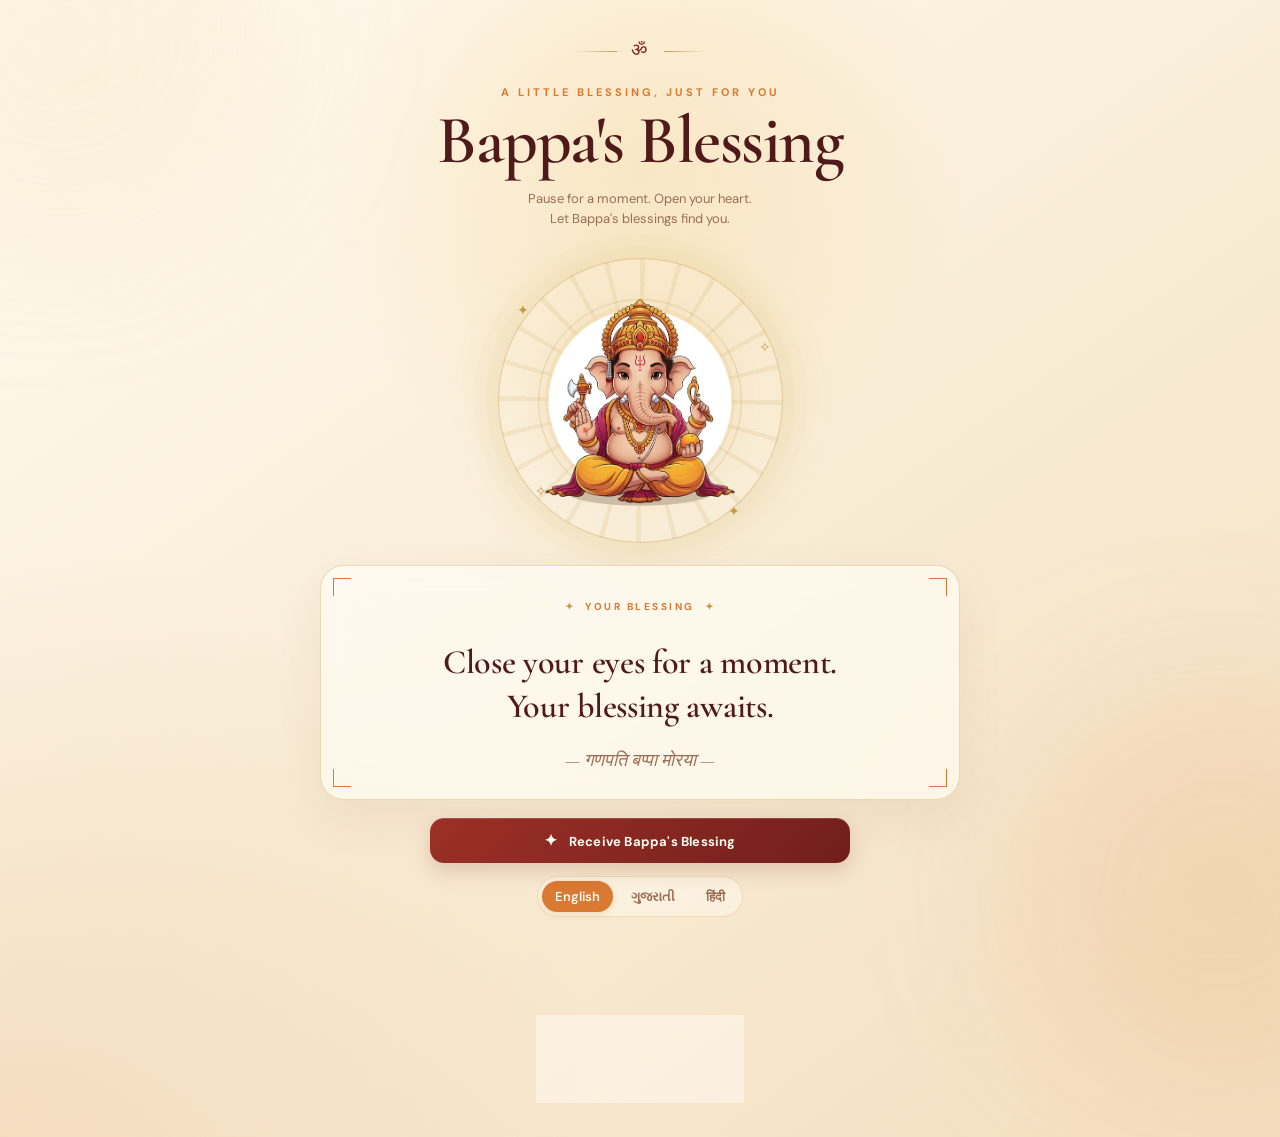
<file: index.html>
<!DOCTYPE html>
<html lang="en">
<head>
  <meta charset="UTF-8" />
  <meta name="viewport" content="width=device-width, initial-scale=1.0" />
  <meta name="theme-color" content="#8f271f" />
  <meta name="description" content="Receive a little blessing from Bappa." />

  <title>Bappa's Blessing | गणपति बप्पा मोरया</title>

  <link rel="preconnect" href="https://fonts.googleapis.com">
  <link rel="preconnect" href="https://fonts.gstatic.com" crossorigin>
  <link href="https://fonts.googleapis.com/css2?family=Cormorant+Garamond:wght@500;600;700&family=DM+Sans:wght@400;500;600;700&family=Noto+Sans+Devanagari:wght@400;500;600&family=Noto+Sans+Gujarati:wght@400;500;600&display=swap" rel="stylesheet">

  <link rel="stylesheet" href="style/style.css">
</head>

<body>

  <div class="ambient-glow glow-one"></div>
  <div class="ambient-glow glow-two"></div>
  <div class="particles" id="particles"></div>

  <main class="page">

    <div class="top-ornament">
      <span class="om">ॐ</span>
    </div>

    <header class="header">
      <p class="eyebrow">A Little Blessing, Just For You</p>
      <h1>Bappa's Blessing</h1>
      <p class="subtitle">
        Pause for a moment. Open your heart.<br>
        Let Bappa's blessings find you.
      </p>
    </header>

    <section class="ganpati-stage" aria-label="Decorative Ganpati illustration">
      <div class="mandala"></div>
      <div class="mandala-center"></div>

      <span class="stage-spark spark-one">✦</span>
      <span class="stage-spark spark-two">✧</span>
      <span class="stage-spark spark-three">✧</span>
      <span class="stage-spark spark-four">✦</span>

      <div class="ganpati">
        <img class="ganpati-img" src="style/images/bappa-img.png" alt="Ganpati Bappa" />
      </div>
    </section>

    <section class="blessing-card" aria-live="polite">
      <span class="card-corner corner-tl"></span>
      <span class="card-corner corner-tr"></span>
      <span class="card-corner corner-bl"></span>
      <span class="card-corner corner-br"></span>

      <div class="card-label">Your Blessing</div>

      <div class="blessing-text" id="blessingText">
        Close your eyes for a moment.<br>
        Your blessing awaits.
      </div>

      <div class="blessing-signature" id="blessingSignature">
        — गणपति बप्पा मोरया —
      </div>
    </section>

    <section class="controls">

      <button class="blessing-button" id="blessingButton">
        <span class="button-icon">✦</span>
        <span id="buttonText">Receive Bappa's Blessing</span>
      </button>

      <div class="language-switcher" aria-label="Select language">
        <button class="lang-btn active" data-lang="en">English</button>
        <button class="lang-btn" data-lang="gu">ગુજરાતી</button>
        <button class="lang-btn" data-lang="hi">हिंदी</button>
      </div>

    </section>

    <footer class="footer">
      <div class="footer-mantra">गणपति बप्पा मोरया</div>
      <div class="footer-note">May your days be filled with grace</div>

      <div class="brand">
        <span class="brand-label">Crafted with devotion by</span>
        <a href="https://pavansgroup.com/" target="_blank" rel="noopener noreferrer">
          <img class="brand-logo" src="style/images/logo-dark.png" alt="Pavans Group logo" />
        </a>
      </div>
    </footer>

  </main>

  <script src="js/script.js"></script>

</body>
</html>
</file>
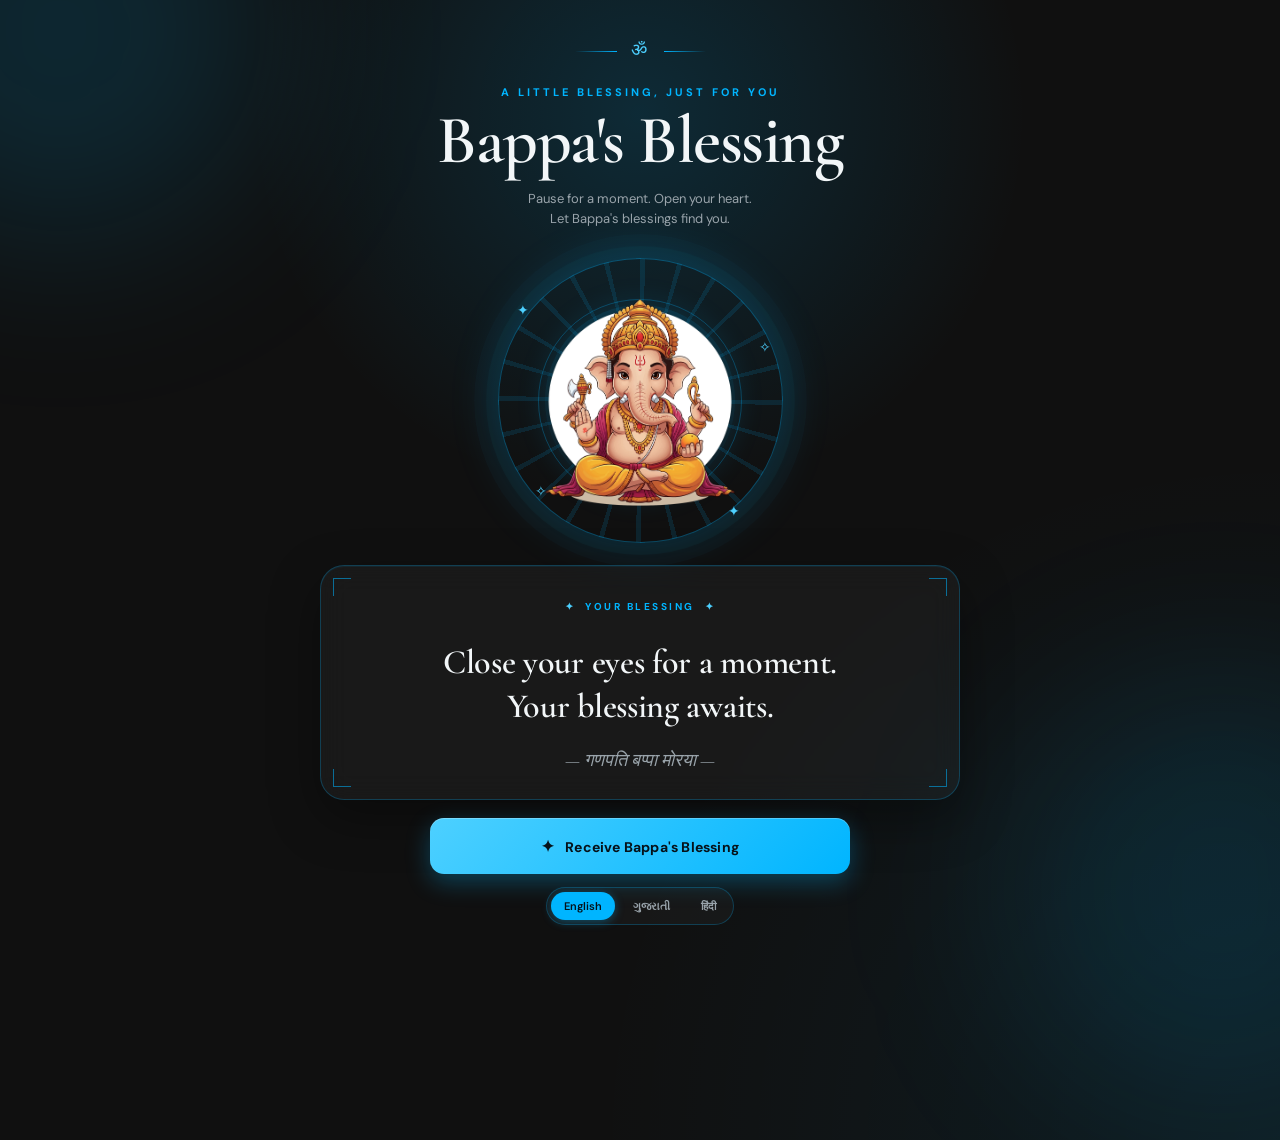
<file: bappa.html>
<!DOCTYPE html>
<html lang="en">
<head>
  <meta charset="UTF-8" />
  <meta name="viewport" content="width=device-width, initial-scale=1.0" />
  <meta name="theme-color" content="#101010" />
  <meta name="description" content="Receive a little blessing from Bappa." />

  <title>Bappa's Blessing | गणपति बप्पा मोरया</title>

  <link rel="preconnect" href="https://fonts.googleapis.com">
  <link rel="preconnect" href="https://fonts.gstatic.com" crossorigin>
  <link href="https://fonts.googleapis.com/css2?family=Cormorant+Garamond:wght@500;600;700&family=DM+Sans:wght@400;500;600;700&family=Noto+Sans+Devanagari:wght@400;500;600&family=Noto+Sans+Gujarati:wght@400;500;600&display=swap" rel="stylesheet">

  <link rel="stylesheet" href="style/bappa.css">
</head>

<body>

  <div class="ambient-glow glow-one"></div>
  <div class="ambient-glow glow-two"></div>
  <div class="particles" id="particles"></div>

  <main class="page">

    <div class="top-ornament">
      <span class="om">ॐ</span>
    </div>

    <header class="header">
      <p class="eyebrow">A Little Blessing, Just For You</p>
      <h1>Bappa's Blessing</h1>
      <p class="subtitle">
        Pause for a moment. Open your heart.<br>
        Let Bappa's blessings find you.
      </p>
    </header>

    <section class="ganpati-stage" aria-label="Decorative Ganpati illustration">
      <div class="mandala"></div>
      <div class="mandala-center"></div>

      <span class="stage-spark spark-one">✦</span>
      <span class="stage-spark spark-two">✧</span>
      <span class="stage-spark spark-three">✧</span>
      <span class="stage-spark spark-four">✦</span>

      <div class="ganpati">
        <img class="ganpati-img" src="style/images/bappa-img.png" alt="Ganpati Bappa" />
      </div>
    </section>

    <section class="blessing-card" aria-live="polite">
      <span class="card-corner corner-tl"></span>
      <span class="card-corner corner-tr"></span>
      <span class="card-corner corner-bl"></span>
      <span class="card-corner corner-br"></span>

      <div class="card-label">Your Blessing</div>

      <div class="blessing-text" id="blessingText">
        Close your eyes for a moment.<br>
        Your blessing awaits.
      </div>

      <div class="blessing-signature" id="blessingSignature">
        — गणपति बप्पा मोरया —
      </div>
    </section>

    <section class="controls">

      <button class="blessing-button" id="blessingButton">
        <span class="button-icon">✦</span>
        <span id="buttonText">Receive Bappa's Blessing</span>
      </button>

      <div class="language-switcher" aria-label="Select language">
        <button class="lang-btn active" data-lang="en">English</button>
        <button class="lang-btn" data-lang="gu">ગુજરાતી</button>
        <button class="lang-btn" data-lang="hi">हिंदी</button>
      </div>

    </section>

    <footer class="footer">
      <div class="footer-mantra">गणपति बप्पा मोरया</div>
      <div class="footer-note">May your days be filled with grace</div>

      <div class="brand">
        <span class="brand-label">Crafted with devotion by</span>
        <img class="brand-logo" src="style/images/logo-dark.png" alt="Pavans Group logo" />
      </div>
    </footer>

  </main>

  <script src="js/script.js"></script>

</body>
</html>
</file>
<file: style/style.css>
:root {
  --ivory: #fff9ed;
  --cream: #f8ecd5;
  --saffron: #d97932;
  --maroon: #7e241e;
  --deep-maroon: #511a1a;
  --gold: #c99a42;
  --light-gold: #e8c878;
  --text: #5b2922;
  --muted: #9b6d54;
  --white-glass: rgba(255, 252, 243, 0.72);
  --border-glass: rgba(201, 154, 66, 0.35);
}

* {
  box-sizing: border-box;
}

html {
  scroll-behavior: smooth;
}

body {
  margin: 0;
  min-height: 100svh;
  overflow-x: hidden;
  color: var(--text);
  font-family: "DM Sans", sans-serif;
  background:
    radial-gradient(circle at 50% 15%, rgba(242, 192, 94, 0.22), transparent 28%),
    radial-gradient(circle at 0% 100%, rgba(217, 121, 50, 0.12), transparent 35%),
    linear-gradient(145deg, #fffaf0 0%, #f8ecd5 52%, #f4dfc0 100%);
  position: relative;
}

/* ---------- Ambient background ---------- */

.ambient-glow {
  position: fixed;
  width: 420px;
  height: 420px;
  border-radius: 50%;
  background: rgba(232, 200, 120, 0.14);
  filter: blur(80px);
  pointer-events: none;
  z-index: 0;
}

.glow-one {
  top: -180px;
  left: -150px;
}

.glow-two {
  bottom: -200px;
  right: -150px;
  background: rgba(217, 121, 50, 0.12);
}

.particles {
  position: fixed;
  inset: 0;
  overflow: hidden;
  pointer-events: none;
  z-index: 1;
}

.particle {
  position: absolute;
  width: 4px;
  height: 4px;
  border-radius: 50%;
  background: var(--gold);
  opacity: 0;
  animation: floatParticle linear infinite;
}

@keyframes floatParticle {
  0% {
    transform: translateY(20px) scale(0.5);
    opacity: 0;
  }
  15% {
    opacity: 0.55;
  }
  80% {
    opacity: 0.25;
  }
  100% {
    transform: translateY(-100vh) scale(1);
    opacity: 0;
  }
}

/* ---------- Main layout ---------- */

.page {
  position: relative;
  z-index: 2;
  width: 100%;
  max-width: 680px;
  min-height: 100svh;
  margin: 0 auto;
  padding: 28px 20px 24px;
  display: flex;
  flex-direction: column;
  align-items: center;
}

.top-ornament {
  display: flex;
  align-items: center;
  justify-content: center;
  gap: 14px;
  color: var(--gold);
  font-size: 14px;
  letter-spacing: 3px;
  animation: fadeDown 1s ease both;
}

.top-ornament::before,
.top-ornament::after {
  content: "";
  width: 42px;
  height: 1px;
  background: linear-gradient(
    90deg,
    transparent,
    var(--gold)
  );
}

.top-ornament::after {
  background: linear-gradient(
    90deg,
    var(--gold),
    transparent
  );
}

.om {
  font-family: "Noto Sans Devanagari", sans-serif;
  font-size: 18px;
  color: var(--maroon);
}

.header {
  text-align: center;
  margin-top: 22px;
  animation: fadeUp 0.9s 0.1s ease both;
}

.eyebrow {
  margin: 0 0 10px;
  color: var(--saffron);
  font-size: 11px;
  font-weight: 700;
  letter-spacing: 3px;
  text-transform: uppercase;
}

h1 {
  margin: 0;
  color: var(--deep-maroon);
  font-family: "Cormorant Garamond", serif;
  font-size: clamp(42px, 11vw, 68px);
  font-weight: 600;
  line-height: 0.95;
  letter-spacing: -1.5px;
}

.subtitle {
  margin: 15px auto 0;
  color: var(--muted);
  font-size: 13px;
  line-height: 1.6;
  max-width: 280px;
}

/* ---------- Ganpati visual ---------- */

.ganpati-stage {
  position: relative;
  width: min(72vw, 285px);
  height: min(72vw, 285px);
  margin: 22px auto 8px;
  display: flex;
  align-items: center;
  justify-content: center;
  animation: fadeUp 1s 0.2s ease both;
}

.mandala {
  position: absolute;
  inset: 0;
  border-radius: 50%;
  border: 1px solid rgba(201, 154, 66, 0.4);
  background:
    repeating-conic-gradient(
      from 0deg,
      rgba(201, 154, 66, 0.13) 0deg 2deg,
      transparent 2deg 15deg
    );
  box-shadow:
    0 0 0 12px rgba(201, 154, 66, 0.035),
    0 0 0 24px rgba(201, 154, 66, 0.025),
    0 0 50px rgba(201, 154, 66, 0.16);
  animation: rotateMandala 70s linear infinite;
}

.mandala::before,
.mandala::after {
  content: "";
  position: absolute;
  inset: 14%;
  border: 1px solid rgba(201, 154, 66, 0.32);
  border-radius: 50%;
}

.mandala::after {
  inset: 27%;
  border-style: dashed;
  animation: rotateMandalaReverse 35s linear infinite;
}

.mandala-center {
  position: absolute;
  width: 67%;
  height: 67%;
  border-radius: 50%;
  background:
    radial-gradient(
      circle at 50% 40%,
      rgba(255, 255, 255, 0.9),
      rgba(247, 222, 174, 0.5) 45%,
      rgba(201, 154, 66, 0.1) 75%
    );
  box-shadow:
    inset 0 0 35px rgba(201, 154, 66, 0.12),
    0 0 30px rgba(201, 154, 66, 0.12);
}

/* Ganpati illustration (image) */
.ganpati {
  position: relative;
  z-index: 2;
  width: 68%;
  height: 78%;
  animation: gentleFloat 4s ease-in-out infinite;
}

.ganpati-img {
  width: 100%;
  height: 100%;
  object-fit: cover;
}

.stage-spark {
  position: absolute;
  color: var(--gold);
  font-size: 14px;
  animation: sparkle 2.5s ease-in-out infinite;
}

.spark-one {
  top: 15%;
  left: 7%;
}

.spark-two {
  top: 28%;
  right: 4%;
  animation-delay: 0.8s;
}

.spark-three {
  bottom: 15%;
  left: 13%;
  animation-delay: 1.3s;
}

.spark-four {
  bottom: 8%;
  right: 15%;
  animation-delay: 0.4s;
}

/* ---------- Blessing card ---------- */

.blessing-card {
  position: relative;
  width: 100%;
  margin-top: 14px;
  padding: 28px 22px 24px;
  border: 1px solid var(--border-glass);
  border-radius: 24px;
  background: var(--white-glass);
  box-shadow:
    0 18px 50px rgba(126, 36, 30, 0.07),
    inset 0 1px 0 rgba(255, 255, 255, 0.8);
  backdrop-filter: blur(14px);
  -webkit-backdrop-filter: blur(14px);
  text-align: center;
  animation: fadeUp 1s 0.35s ease both;
}

.card-corner {
  position: absolute;
  width: 18px;
  height: 18px;
  border-color: rgba(201, 154, 66, 0.5);
  border-style: solid;
  border-color: var(--saffron);
}

.corner-tl {
  top: 12px;
  left: 12px;
  border-width: 1px 0 0 1px;
}

.corner-tr {
  top: 12px;
  right: 12px;
  border-width: 1px 1px 0 0;
}

.corner-bl {
  bottom: 12px;
  left: 12px;
  border-width: 0 0 1px 1px;
}

.corner-br {
  bottom: 12px;
  right: 12px;
  border-width: 0 1px 1px 0;
}

.card-label {
  display: flex;
  align-items: center;
  justify-content: center;
  gap: 10px;
  color: var(--saffron);
  font-size: 10px;
  font-weight: 700;
  letter-spacing: 2.5px;
  text-transform: uppercase;
}

.card-label::before,
.card-label::after {
  content: "✦";
  color: var(--gold);
  font-size: 10px;
}

.blessing-text {
  min-height: 104px;
  margin: 20px auto 10px;
  display: flex;
  align-items: center;
  justify-content: center;
  color: var(--deep-maroon);
  font-family: "Cormorant Garamond", "Noto Sans Gujarati", serif;
  font-size: clamp(25px, 6.5vw, 34px);
  font-weight: 600;
  line-height: 1.3;
  letter-spacing: -0.3px;
  transition: opacity 0.25s ease, transform 0.25s ease;
}

.blessing-text.gu,
.blessing-text.hi {
  font-family: "Noto Sans Gujarati", "Noto Sans Devanagari", sans-serif;
  font-size: clamp(19px, 5.2vw, 25px);
  line-height: 1.6;
  letter-spacing: 0;
}

.blessing-text.hi {
  font-family: "Noto Sans Devanagari", sans-serif;
}

.blessing-text.is-hidden {
  opacity: 0.5;
  transform: scale(0.97);
}

.blessing-signature {
  margin-top: 12px;
  color: var(--muted);
  font-family: "Cormorant Garamond", serif;
  font-size: 18px;
  font-style: italic;
}

/* ---------- Controls ---------- */

.controls {
  width: 100%;
  margin-top: 18px;
  display: flex;
  flex-direction: column;
  align-items: center;
  gap: 13px;
  animation: fadeUp 1s 0.45s ease both;
}

.blessing-button {
  position: relative;
  width: 100%;
  min-height: 56px;
  border: 0;
  border-radius: 14px;
  padding: 15px 22px;
  overflow: hidden;
  cursor: pointer;
  color: #fffaf0;
  background: linear-gradient(135deg, #9c3026, #711e1c);
  box-shadow:
    0 8px 20px rgba(126, 36, 30, 0.18),
    inset 0 1px 0 rgba(255, 255, 255, 0.16);
  font-family: "DM Sans", sans-serif;
  font-size: 14px;
  font-weight: 700;
  letter-spacing: 0.2px;
  transition: transform 0.2s ease, box-shadow 0.2s ease;
}

.blessing-button::before {
  content: "";
  position: absolute;
  top: 0;
  left: -100%;
  width: 70%;
  height: 100%;
  background: linear-gradient(
    100deg,
    transparent,
    rgba(255, 255, 255, 0.15),
    transparent
  );
  transform: skewX(-20deg);
  transition: left 0.6s ease;
}

.blessing-button:hover::before {
  left: 130%;
}

.blessing-button:hover {
  transform: translateY(-2px);
  box-shadow:
    0 12px 25px rgba(126, 36, 30, 0.23),
    inset 0 1px 0 rgba(255, 255, 255, 0.16);
}

.blessing-button:active {
  transform: scale(0.98);
}

.button-icon {
  margin-right: 8px;
  font-size: 16px;
}

.language-switcher {
  display: flex;
  align-items: center;
  justify-content: center;
  gap: 5px;
  padding: 4px;
  border: 1px solid rgba(201, 154, 66, 0.25);
  border-radius: 50px;
  background: rgba(255, 250, 240, 0.5);
}

.lang-btn {
  border: 0;
  border-radius: 50px;
  padding: 7px 13px;
  color: var(--muted);
  background: transparent;
  cursor: pointer;
  font-family: "DM Sans", sans-serif;
  font-size: 13px;
  font-weight: 600;
  transition: all 0.2s ease;
}

.lang-btn.active {
  color: #fffaf0;
  background: var(--saffron);
  box-shadow: 0 2px 6px rgba(217, 121, 50, 0.2);
}

/* ---------- Footer ---------- */

.footer {
  margin-top: auto;
  padding-top: 32px;
  text-align: center;
  animation: fadeUp 1s 0.6s ease both;
}

.footer-mantra {
  color: var(--maroon);
  font-family: "Noto Sans Devanagari", sans-serif;
  font-size: 14px;
  font-weight: 500;
  letter-spacing: 0.5px;
}

.footer-note {
  margin-top: 8px;
  color: rgb(153, 72, 28);
  font-size: 10px;
  letter-spacing: 1px;
  text-transform: uppercase;
}

.brand {
  display: inline-flex;
  flex-direction: column;
  align-items: center;
  gap: 8px;
  margin-top: 26px;
  padding: 12px 20px;
  border: 1px solid var(--border-glass);
  border-radius: 16px;
  background: rgba(255, 250, 240, 0.55);
  backdrop-filter: blur(6px);
  -webkit-backdrop-filter: blur(6px);
}

.brand-label {
  color: var(--maroon);
  font-size: 9px;
  font-weight: 600;
  letter-spacing: 1.5px;
  text-transform: uppercase;
}

.brand-logo {
  height: 36px;
  width: 100%;
  opacity: 0.9;
}

/* ---------- Animations ---------- */

@keyframes fadeUp {
  from {
    opacity: 0;
    transform: translateY(18px);
  }
  to {
    opacity: 1;
    transform: translateY(0);
  }
}

@keyframes fadeDown {
  from {
    opacity: 0;
    transform: translateY(-10px);
  }
  to {
    opacity: 1;
    transform: translateY(0);
  }
}

@keyframes rotateMandala {
  from {
    transform: rotate(0deg);
  }
  to {
    transform: rotate(360deg);
  }
}

@keyframes rotateMandalaReverse {
  from {
    transform: rotate(0deg);
  }
  to {
    transform: rotate(-360deg);
  }
}

@keyframes gentleFloat {
  0%, 100% {
    transform: translateY(0);
  }
  50% {
    transform: translateY(-5px);
  }
}

@keyframes sparkle {
  0%, 100% {
    opacity: 0.25;
    transform: scale(0.8) rotate(0deg);
  }
  50% {
    opacity: 1;
    transform: scale(1.15) rotate(20deg);
  }
}

@keyframes blessingReveal {
  0% {
    opacity: 0;
    transform: translateY(10px) scale(0.96);
  }
  100% {
    opacity: 1;
    transform: translateY(0) scale(1);
  }
}

.blessing-reveal {
  animation: blessingReveal 0.6s ease both;
}

/* ---------- Responsive ---------- */

@media (min-width: 600px) {
  .page {
    padding-top: 40px;
    padding-bottom: 35px;
  }

  .ganpati-stage {
    margin-top: 28px;
  }

  .blessing-card {
    padding: 34px 40px 28px;
  }

  .controls {
    max-width: 420px;
  }
}

@media (prefers-reduced-motion: reduce) {
  *,
  *::before,
  *::after {
    animation-duration: 0.01ms !important;
    animation-iteration-count: 1 !important;
    scroll-behavior: auto !important;
  }
}


@media (min-width: 480px) {
  .blessing-button {
    min-height: 41px;
    padding: 12px 22px;
    font-size: 13px;
  }
}

/* .header, .blessing-card, .controls{
display:none;
} */
</file>
<file: style/bappa.css>
:root {
  --bg: #101010;
  --bg-soft: #161616;
  --accent: #00b5ff;
  --accent-soft: #4dd0ff;
  --accent-dim: rgba(0, 181, 255, 0.35);
  --ink: #f2f6f8;
  --muted: #9aa4ab;
  --card-glass: rgba(255, 255, 255, 0.04);
  --border-glass: rgba(0, 181, 255, 0.25);
}

* {
  box-sizing: border-box;
}

html {
  scroll-behavior: smooth;
}

body {
  margin: 0;
  min-height: 100svh;
  overflow-x: hidden;
  color: var(--ink);
  font-family: "DM Sans", sans-serif;
  background:
    radial-gradient(circle at 50% 10%, rgba(0, 181, 255, 0.16), transparent 32%),
    radial-gradient(circle at 100% 100%, rgba(0, 181, 255, 0.08), transparent 40%),
    var(--bg);
  position: relative;
}

/* ---------- Ambient background ---------- */

.ambient-glow {
  position: fixed;
  width: 420px;
  height: 420px;
  border-radius: 50%;
  background: rgba(0, 181, 255, 0.14);
  filter: blur(90px);
  pointer-events: none;
  z-index: 0;
}

.glow-one {
  top: -180px;
  left: -150px;
}

.glow-two {
  bottom: -200px;
  right: -150px;
  background: rgba(0, 181, 255, 0.1);
}

.particles {
  position: fixed;
  inset: 0;
  overflow: hidden;
  pointer-events: none;
  z-index: 1;
}

.particle {
  position: absolute;
  width: 4px;
  height: 4px;
  border-radius: 50%;
  background: #0088c2;
  opacity: 0;
  animation: floatParticle linear infinite;
}

@keyframes floatParticle {
  0% {
    transform: translateY(20px) scale(0.5);
    opacity: 0;
  }
  15% {
    opacity: 0.6;
  }
  80% {
    opacity: 0.25;
  }
  100% {
    transform: translateY(-100vh) scale(1);
    opacity: 0;
  }
}

/* ---------- Main layout ---------- */

.page {
  position: relative;
  z-index: 2;
  width: 100%;
  max-width: 680px;
  min-height: 100svh;
  margin: 0 auto;
  padding: 28px 20px 24px;
  display: flex;
  flex-direction: column;
  align-items: center;
}

.top-ornament {
  display: flex;
  align-items: center;
  justify-content: center;
  gap: 14px;
  color: var(--accent);
  font-size: 14px;
  letter-spacing: 3px;
  animation: fadeDown 1s ease both;
}

.top-ornament::before,
.top-ornament::after {
  content: "";
  width: 42px;
  height: 1px;
  background: linear-gradient(
    90deg,
    transparent,
    var(--accent)
  );
}

.top-ornament::after {
  background: linear-gradient(
    90deg,
    var(--accent),
    transparent
  );
}

.om {
  font-family: "Noto Sans Devanagari", sans-serif;
  font-size: 18px;
  color: var(--accent-soft);
}

.header {
  text-align: center;
  margin-top: 22px;
  animation: fadeUp 0.9s 0.1s ease both;
}

.eyebrow {
  margin: 0 0 10px;
  color: var(--accent);
  font-size: 11px;
  font-weight: 700;
  letter-spacing: 3px;
  text-transform: uppercase;
}

h1 {
  margin: 0;
  color: var(--ink);
  font-family: "Cormorant Garamond", serif;
  font-size: clamp(42px, 11vw, 68px);
  font-weight: 600;
  line-height: 0.95;
  letter-spacing: -1.5px;
}

.subtitle {
  margin: 15px auto 0;
  color: var(--muted);
  font-size: 13px;
  line-height: 1.6;
  max-width: 280px;
}

/* ---------- Ganpati visual ---------- */

.ganpati-stage {
  position: relative;
  width: min(72vw, 285px);
  height: min(72vw, 285px);
  margin: 22px auto 8px;
  display: flex;
  align-items: center;
  justify-content: center;
  animation: fadeUp 1s 0.2s ease both;
}

.mandala {
  position: absolute;
  inset: 0;
  border-radius: 50%;
  border: 1px solid rgba(0, 181, 255, 0.35);
  background:
    repeating-conic-gradient(
      from 0deg,
      rgba(0, 181, 255, 0.12) 0deg 2deg,
      transparent 2deg 15deg
    );
  box-shadow:
    0 0 0 12px rgba(0, 181, 255, 0.035),
    0 0 0 24px rgba(0, 181, 255, 0.025),
    0 0 50px rgba(0, 181, 255, 0.18);
  animation: rotateMandala 70s linear infinite;
}

.mandala::before,
.mandala::after {
  content: "";
  position: absolute;
  inset: 14%;
  border: 1px solid rgba(0, 181, 255, 0.28);
  border-radius: 50%;
}

.mandala::after {
  inset: 27%;
  border-style: dashed;
  animation: rotateMandalaReverse 35s linear infinite;
}

.mandala-center {
  position: absolute;
  width: 67%;
  height: 67%;
  border-radius: 50%;
  background:
    radial-gradient(
      circle at 50% 40%,
      rgba(0, 181, 255, 0.35),
      rgba(0, 181, 255, 0.12) 45%,
      rgba(0, 181, 255, 0.02) 75%
    );
  box-shadow:
    inset 0 0 35px rgba(0, 181, 255, 0.15),
    0 0 30px rgba(0, 181, 255, 0.15);
}

/* Ganpati illustration (image) */
.ganpati {
  position: relative;
  z-index: 2;
  width: 68%;
  height: 78%;
  animation: gentleFloat 4s ease-in-out infinite;
}

.ganpati-img {
  width: 100%;
  height: 100%;
  object-fit: cover;
}

.stage-spark {
  position: absolute;
  color: var(--accent-soft);
  font-size: 14px;
  animation: sparkle 2.5s ease-in-out infinite;
}

.spark-one {
  top: 15%;
  left: 7%;
}

.spark-two {
  top: 28%;
  right: 4%;
  animation-delay: 0.8s;
}

.spark-three {
  bottom: 15%;
  left: 13%;
  animation-delay: 1.3s;
}

.spark-four {
  bottom: 8%;
  right: 15%;
  animation-delay: 0.4s;
}

/* ---------- Blessing card ---------- */

.blessing-card {
  position: relative;
  width: 100%;
  margin-top: 14px;
  padding: 28px 22px 24px;
  border: 1px solid var(--border-glass);
  border-radius: 24px;
  background: var(--card-glass);
  box-shadow:
    0 18px 50px rgba(0, 0, 0, 0.35),
    inset 0 1px 0 rgba(0, 181, 255, 0.08);
  backdrop-filter: blur(14px);
  -webkit-backdrop-filter: blur(14px);
  text-align: center;
  animation: fadeUp 1s 0.35s ease both;
}

.card-corner {
  position: absolute;
  width: 18px;
  height: 18px;
  border-color: rgba(0, 181, 255, 0.55);
  border-style: solid;
}

.corner-tl {
  top: 12px;
  left: 12px;
  border-width: 1px 0 0 1px;
}

.corner-tr {
  top: 12px;
  right: 12px;
  border-width: 1px 1px 0 0;
}

.corner-bl {
  bottom: 12px;
  left: 12px;
  border-width: 0 0 1px 1px;
}

.corner-br {
  bottom: 12px;
  right: 12px;
  border-width: 0 1px 1px 0;
}

.card-label {
  display: flex;
  align-items: center;
  justify-content: center;
  gap: 10px;
  color: var(--accent);
  font-size: 10px;
  font-weight: 700;
  letter-spacing: 2.5px;
  text-transform: uppercase;
}

.card-label::before,
.card-label::after {
  content: "✦";
  color: var(--accent-soft);
  font-size: 10px;
}

.blessing-text {
  min-height: 104px;
  margin: 20px auto 10px;
  display: flex;
  align-items: center;
  justify-content: center;
  color: var(--ink);
  font-family: "Cormorant Garamond", "Noto Sans Gujarati", serif;
  font-size: clamp(25px, 6.5vw, 34px);
  font-weight: 600;
  line-height: 1.3;
  letter-spacing: -0.3px;
  transition: opacity 0.25s ease, transform 0.25s ease;
}

.blessing-text.gu,
.blessing-text.hi {
  font-family: "Noto Sans Gujarati", "Noto Sans Devanagari", sans-serif;
  font-size: clamp(19px, 5.2vw, 25px);
  line-height: 1.6;
  letter-spacing: 0;
}

.blessing-text.hi {
  font-family: "Noto Sans Devanagari", sans-serif;
}

.blessing-text.is-hidden {
  opacity: 0.5;
  transform: scale(0.97);
}

.blessing-signature {
  margin-top: 12px;
  color: var(--muted);
  font-family: "Cormorant Garamond", serif;
  font-size: 18px;
  font-style: italic;
}

/* ---------- Controls ---------- */

.controls {
  width: 100%;
  margin-top: 18px;
  display: flex;
  flex-direction: column;
  align-items: center;
  gap: 13px;
  animation: fadeUp 1s 0.45s ease both;
}

.blessing-button {
  position: relative;
  width: 100%;
  min-height: 56px;
  border: 0;
  border-radius: 14px;
  padding: 15px 22px;
  overflow: hidden;
  cursor: pointer;
  color: #06121a;
  background: linear-gradient(135deg, var(--accent-soft), var(--accent));
  box-shadow:
    0 8px 24px rgba(0, 181, 255, 0.3),
    inset 0 1px 0 rgba(255, 255, 255, 0.25);
  font-family: "DM Sans", sans-serif;
  font-size: 14px;
  font-weight: 700;
  letter-spacing: 0.2px;
  transition: transform 0.2s ease, box-shadow 0.2s ease;
}

.blessing-button::before {
  content: "";
  position: absolute;
  top: 0;
  left: -100%;
  width: 70%;
  height: 100%;
  background: linear-gradient(
    100deg,
    transparent,
    rgba(255, 255, 255, 0.35),
    transparent
  );
  transform: skewX(-20deg);
  transition: left 0.6s ease;
}

.blessing-button:hover::before {
  left: 130%;
}

.blessing-button:hover {
  transform: translateY(-2px);
  box-shadow:
    0 12px 30px rgba(0, 181, 255, 0.4),
    inset 0 1px 0 rgba(255, 255, 255, 0.25);
}

.blessing-button:active {
  transform: scale(0.98);
}

.button-icon {
  margin-right: 8px;
  font-size: 16px;
}

.language-switcher {
  display: flex;
  align-items: center;
  justify-content: center;
  gap: 5px;
  padding: 4px;
  border: 1px solid rgba(0, 181, 255, 0.25);
  border-radius: 50px;
  background: rgba(255, 255, 255, 0.03);
}

.lang-btn {
  border: 0;
  border-radius: 50px;
  padding: 7px 13px;
  color: var(--muted);
  background: transparent;
  cursor: pointer;
  font-family: "DM Sans", sans-serif;
  font-size: 11px;
  font-weight: 600;
  transition: all 0.2s ease;
}

.lang-btn.active {
  color: #06121a;
  background: var(--accent);
  box-shadow: 0 2px 10px rgba(0, 181, 255, 0.35);
}

/* ---------- Footer ---------- */

.footer {
  margin-top: auto;
  padding-top: 32px;
  text-align: center;
  animation: fadeUp 1s 0.6s ease both;
}

.footer-mantra {
  color: var(--accent-soft);
  font-family: "Noto Sans Devanagari", sans-serif;
  font-size: 14px;
  font-weight: 500;
  letter-spacing: 0.5px;
}

.footer-note {
  margin-top: 8px;
  color: rgba(154, 164, 171, 0.75);
  font-size: 10px;
  letter-spacing: 1px;
  text-transform: uppercase;
}

.brand {
  display: inline-flex;
  flex-direction: column;
  align-items: center;
  gap: 8px;
  margin-top: 26px;
  padding: 12px 20px;
  border: 1px solid var(--border-glass);
  border-radius: 16px;
  background: white;
  backdrop-filter: blur(6px);
  -webkit-backdrop-filter: blur(6px);
}

.brand-label {
  color: #222222;
  font-size: 9px;
  font-weight: 700;
  letter-spacing: 1.5px;
  text-transform: uppercase;
}

.brand-logo {
  height: 36px;
  width: 100%;
  opacity: 0.95;
}

/* ---------- Animations ---------- */

@keyframes fadeUp {
  from {
    opacity: 0;
    transform: translateY(18px);
  }
  to {
    opacity: 1;
    transform: translateY(0);
  }
}

@keyframes fadeDown {
  from {
    opacity: 0;
    transform: translateY(-10px);
  }
  to {
    opacity: 1;
    transform: translateY(0);
  }
}

@keyframes rotateMandala {
  from {
    transform: rotate(0deg);
  }
  to {
    transform: rotate(360deg);
  }
}

@keyframes rotateMandalaReverse {
  from {
    transform: rotate(0deg);
  }
  to {
    transform: rotate(-360deg);
  }
}

@keyframes gentleFloat {
  0%, 100% {
    transform: translateY(0);
  }
  50% {
    transform: translateY(-5px);
  }
}

@keyframes sparkle {
  0%, 100% {
    opacity: 0.25;
    transform: scale(0.8) rotate(0deg);
  }
  50% {
    opacity: 1;
    transform: scale(1.15) rotate(20deg);
  }
}

@keyframes blessingReveal {
  0% {
    opacity: 0;
    transform: translateY(10px) scale(0.96);
  }
  100% {
    opacity: 1;
    transform: translateY(0) scale(1);
  }
}

.blessing-reveal {
  animation: blessingReveal 0.6s ease both;
}

/* ---------- Responsive ---------- */

@media (min-width: 600px) {
  .page {
    padding-top: 40px;
    padding-bottom: 35px;
  }

  .ganpati-stage {
    margin-top: 28px;
  }

  .blessing-card {
    padding: 34px 40px 28px;
  }

  .controls {
    max-width: 420px;
  }
}

@media (prefers-reduced-motion: reduce) {
  *,
  *::before,
  *::after {
    animation-duration: 0.01ms !important;
    animation-iteration-count: 1 !important;
    scroll-behavior: auto !important;
  }
}
</file>
